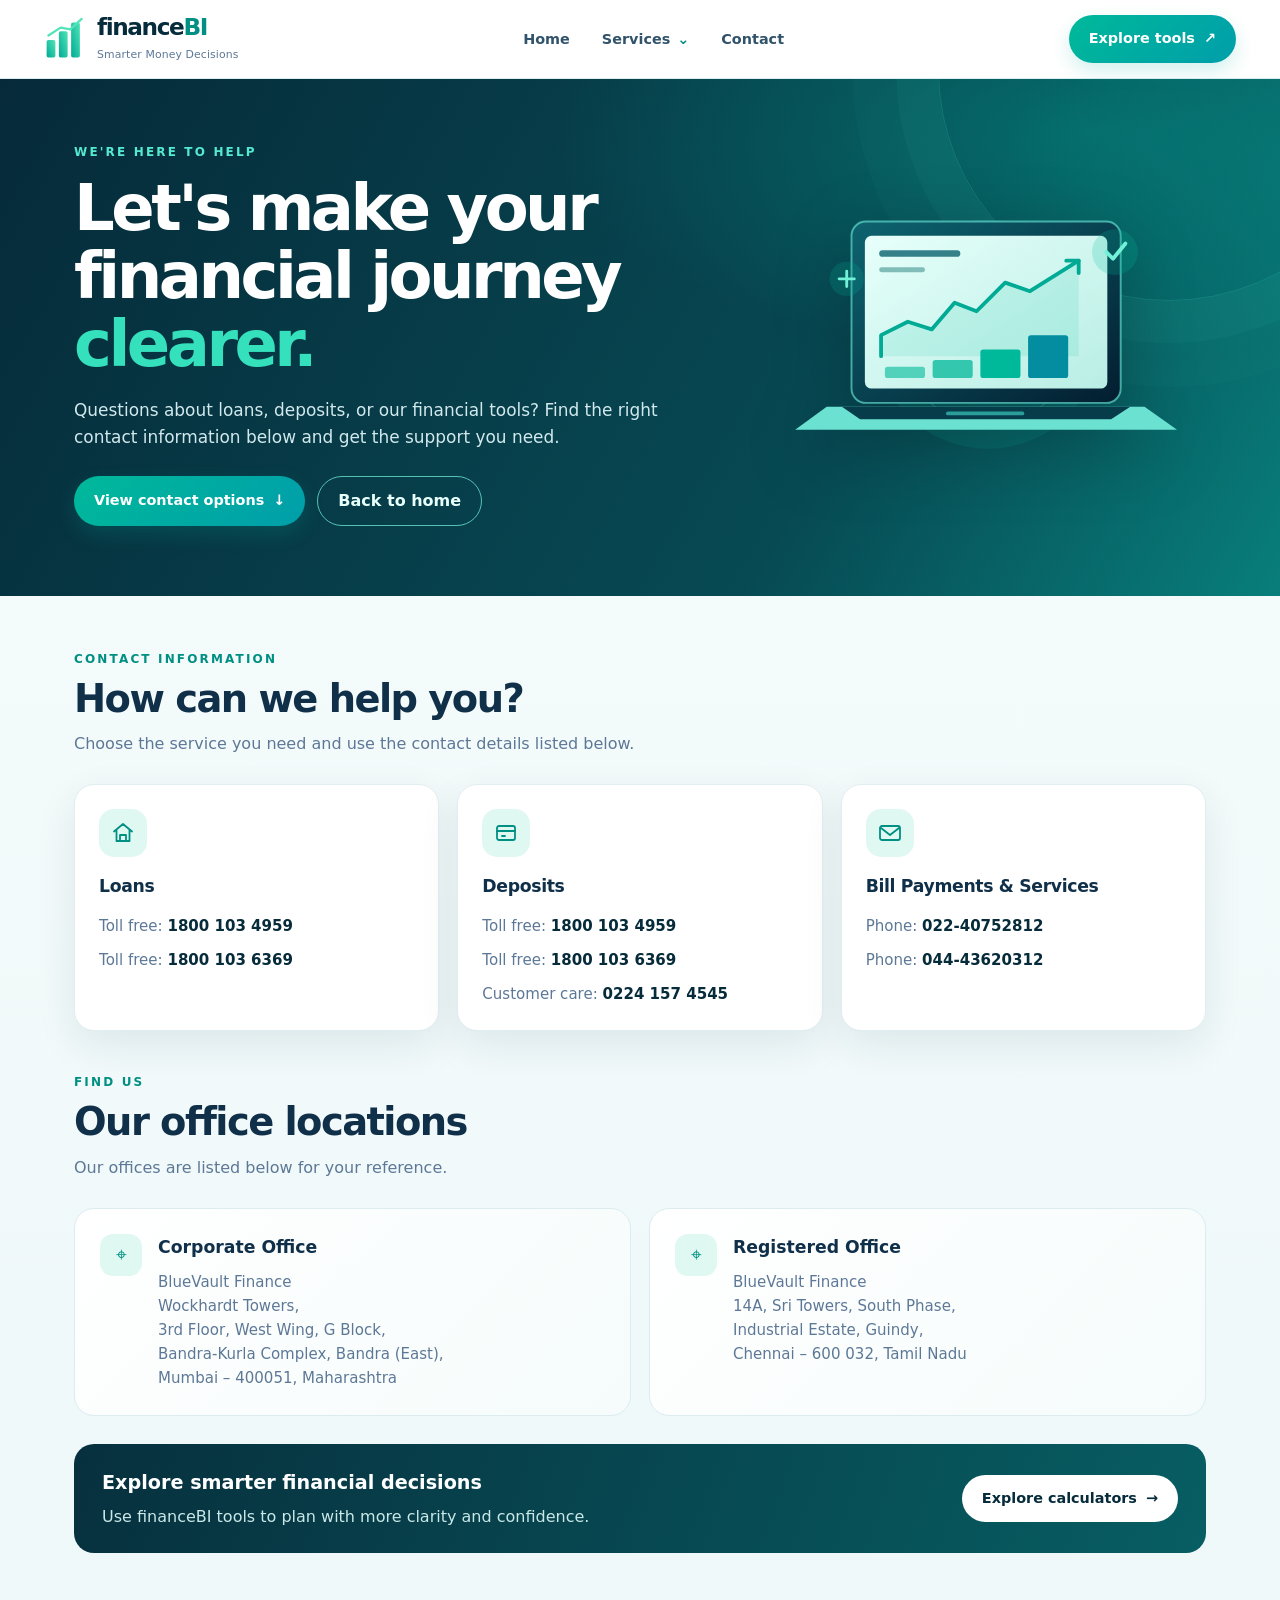
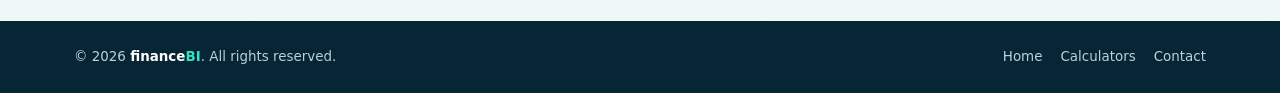
<file: App Code/home/contact.html>
<!DOCTYPE html>
<html lang="en">
<head>
  <meta charset="UTF-8" />
  <meta name="viewport" content="width=device-width, initial-scale=1.0" />
  <meta name="theme-color" content="#062b3a" />
  <title>Contact Us | financeBI</title>
  <style>
    :root{--navy:#062b3a;--navy-2:#0a3b49;--teal:#00b99a;--teal-dark:#008f83;--ink:#102f49;--muted:#5d7897;--line:#dcecf0;--surface:#fff;--wash:#f3fbfb;--shadow:0 14px 40px rgba(8,54,72,.09)}
    *{box-sizing:border-box}html{scroll-behavior:smooth}body{margin:0;font-family:Inter,ui-sans-serif,system-ui,-apple-system,BlinkMacSystemFont,"Segoe UI",sans-serif;color:var(--ink);background:linear-gradient(180deg,#f7fcfc 0%,#eef8f9 100%);line-height:1.6}a{color:inherit} .site-header{position:sticky;top:0;z-index:20;background:rgba(255,255,255,.94);backdrop-filter:blur(14px);border-bottom:1px solid rgba(215,235,239,.9)}.navbar{max-width:1240px;min-height:78px;margin:auto;padding:12px 24px;display:flex;align-items:center;justify-content:space-between;gap:28px}.brand{display:inline-flex;align-items:center;gap:11px;text-decoration:none;flex-shrink:0}.brand-mark{width:42px;height:42px}.brand-name{font-size:1.45rem;font-weight:800;letter-spacing:-.06em;color:var(--navy);line-height:1}.brand-name span{color:var(--teal-dark)}.brand-tagline{font-size:.68rem;color:var(--muted);letter-spacing:.01em;margin-top:4px}.nav-links{display:flex;align-items:center;gap:clamp(14px,2.5vw,34px);list-style:none;padding:0;margin:0}.nav-links a{text-decoration:none;font-size:.9rem;font-weight:650;color:#31536b;transition:color .2s}.nav-links a:hover,.nav-links a:focus-visible{color:var(--teal-dark)}.dropdown{position:relative}.dropdown>a:after{content:"⌄";margin-left:7px;color:var(--teal-dark)}.dropdown-menu{position:absolute;top:calc(100% + 15px);left:0;min-width:225px;margin:0;padding:8px;list-style:none;background:white;border:1px solid var(--line);border-radius:14px;box-shadow:var(--shadow);display:none}.dropdown:hover .dropdown-menu,.dropdown:focus-within .dropdown-menu{display:block}.dropdown-menu li a{display:block;padding:10px 12px;border-radius:8px;white-space:nowrap}.dropdown-menu li a:hover{background:#ecfaf7}.nav-cta,.button{display:inline-flex;align-items:center;justify-content:center;gap:9px;border:0;border-radius:999px;padding:12px 20px;background:linear-gradient(135deg,var(--teal),#009eaa);color:#fff;text-decoration:none;font-weight:750;font-size:.9rem;box-shadow:0 8px 20px rgba(0,175,153,.18);transition:transform .2s,box-shadow .2s}.nav-cta:hover,.button:hover{transform:translateY(-2px);box-shadow:0 12px 26px rgba(0,175,153,.25)}.menu-toggle{display:none;border:1px solid var(--line);background:white;color:var(--navy);border-radius:12px;padding:9px 12px;font-size:1.2rem;cursor:pointer}.hero{position:relative;overflow:hidden;background:radial-gradient(ellipse at 85% 10%,rgba(0,190,163,.28),transparent 35%),linear-gradient(120deg,#062a39,#074a54 66%,#087e7a);color:white}.hero:after{content:"";position:absolute;width:460px;height:460px;border:1px solid rgba(91,240,214,.16);border-radius:50%;right:-120px;top:-240px;box-shadow:0 0 0 42px rgba(91,240,214,.035),0 0 0 86px rgba(91,240,214,.025);pointer-events:none}.hero-inner{position:relative;z-index:1;max-width:1180px;margin:auto;padding:64px 24px 70px;display:grid;grid-template-columns:1.2fr .8fr;gap:44px;align-items:center}.eyebrow{text-transform:uppercase;letter-spacing:.18em;font-size:.75rem;font-weight:800;color:#54ead0;margin:0 0 13px}.hero h1{font-size:clamp(2.3rem,5vw,4.2rem);line-height:1.06;letter-spacing:-.055em;margin:0 0 18px;max-width:680px}.hero h1 span{color:#35e0bd}.hero-copy{max-width:610px;color:#d1e9ed;font-size:1.06rem;margin:0 0 25px}.hero-actions{display:flex;gap:12px;flex-wrap:wrap}.button-outline{display:inline-flex;align-items:center;justify-content:center;border:1px solid rgba(112,238,218,.75);border-radius:999px;padding:11px 20px;color:#e7fffb;text-decoration:none;font-weight:700}.hero-art{width:100%;max-width:420px;justify-self:center;filter:drop-shadow(0 20px 35px rgba(0,0,0,.22))}.page-wrap{max-width:1180px;margin:auto;padding:54px 24px 68px}.section-heading{margin-bottom:28px}.section-heading .eyebrow{color:var(--teal-dark);margin-bottom:8px}.section-heading h2{font-size:clamp(1.8rem,3vw,2.6rem);letter-spacing:-.04em;line-height:1.15;margin:0 0 10px}.section-heading p{margin:0;color:var(--muted);max-width:680px}.contact-grid{display:grid;grid-template-columns:repeat(3,minmax(0,1fr));gap:18px}.contact-card{background:var(--surface);border:1px solid #e0eef1;border-radius:20px;padding:24px;box-shadow:var(--shadow);min-width:0;transition:transform .2s,border-color .2s}.contact-card:hover{transform:translateY(-4px);border-color:#a7e8dc}.card-icon{width:48px;height:48px;display:grid;place-items:center;border-radius:15px;background:#e0f8f2;color:var(--teal-dark);margin-bottom:16px}.card-icon svg{width:24px;height:24px}.contact-card h2{font-size:1.08rem;margin:0 0 13px;letter-spacing:-.02em}.contact-list{list-style:none;margin:0;padding:0;display:grid;gap:10px}.contact-list li{color:var(--muted);font-size:.94rem}.phone{color:var(--navy);font-weight:750;text-decoration:none}.phone:hover{color:var(--teal-dark)}.offices{margin-top:42px}.office-grid{display:grid;grid-template-columns:repeat(2,minmax(0,1fr));gap:18px}.office-card{background:linear-gradient(135deg,#fff,#f5fcfb);border:1px solid var(--line);border-radius:20px;padding:25px;display:flex;gap:16px;align-items:flex-start}.office-pin{flex-shrink:0;width:42px;height:42px;border-radius:13px;background:#e0f8f2;color:var(--teal-dark);display:grid;place-items:center;font-size:1.2rem}.office-card h3{margin:0 0 8px;font-size:1.08rem}.office-card address{font-style:normal;color:var(--muted);font-size:.94rem}.help-banner{margin-top:28px;padding:24px 28px;border-radius:20px;background:linear-gradient(110deg,#07303e,#075e63);color:#fff;display:flex;align-items:center;justify-content:space-between;gap:24px}.help-banner h2{margin:0 0 5px;font-size:1.2rem}.help-banner p{margin:0;color:#c9e8e8}.help-banner .button{flex-shrink:0;background:#fff;color:var(--navy);box-shadow:none}.footer{background:#062635;color:#b8d1dc}.footer-inner{max-width:1180px;margin:auto;padding:25px 24px;display:flex;align-items:center;justify-content:space-between;gap:18px;font-size:.84rem}.footer p{margin:0}.footer-brand{color:#fff;font-weight:800}.footer-brand span{color:#36dfbd}.footer-links{display:flex;gap:18px}.footer-links a{text-decoration:none;color:#b8d1dc}.footer-links a:hover{color:#fff}:focus-visible{outline:3px solid #39d9bd;outline-offset:3px}
    @media(max-width:900px){.navbar{gap:16px}.nav-links{gap:14px}.nav-links a{font-size:.82rem}.nav-cta{display:none}.hero-inner{grid-template-columns:1fr .65fr;gap:22px}.contact-grid{grid-template-columns:repeat(2,minmax(0,1fr))}}
    @media(max-width:680px){.navbar{min-height:70px;padding:11px 18px;flex-wrap:wrap}.brand-mark{width:37px;height:37px}.brand-name{font-size:1.3rem}.menu-toggle{display:inline-flex;margin-left:auto}.nav-links{display:none;order:3;flex-basis:100%;align-items:stretch;gap:0;flex-direction:column;padding:8px 0 4px}.nav-links.is-open{display:flex}.nav-links>li{width:100%}.nav-links>li>a{display:block;padding:12px 10px;font-size:.95rem}.dropdown-menu{position:static;box-shadow:none;border:0;background:#f4fbfa;margin:0 0 8px 10px;min-width:0}.dropdown:hover .dropdown-menu{display:none}.dropdown:focus-within .dropdown-menu,.dropdown.open .dropdown-menu{display:block}.hero-inner{grid-template-columns:1fr;padding:48px 21px 46px;gap:20px}.hero h1{font-size:clamp(2.35rem,11vw,3.4rem)}.hero-copy{font-size:1rem}.hero-art{max-width:260px;max-height:190px}.page-wrap{padding:42px 18px 48px}.contact-grid,.office-grid{grid-template-columns:1fr}.contact-card{padding:21px}.offices{margin-top:34px}.help-banner{align-items:flex-start;flex-direction:column;padding:23px}.footer-inner{align-items:flex-start;flex-direction:column;padding:23px 18px}.footer-links{flex-wrap:wrap}}
    @media(prefers-reduced-motion:reduce){*,*::before,*::after{scroll-behavior:auto!important;transition:none!important}}
  </style>
</head>
<body>
  <header class="site-header">
    <div class="navbar">
      <a class="brand" href="http://financebi.duckdns.org" aria-label="financeBI home">
        <svg class="brand-mark" viewBox="0 0 48 48" role="img" aria-label="financeBI logo" xmlns="http://www.w3.org/2000/svg"><defs><linearGradient id="logoGradient" x1="0" y1="1" x2="1" y2="0"><stop stop-color="#00a995"/><stop offset="1" stop-color="#51e5b8"/></linearGradient></defs><rect x="3" y="25" width="10" height="20" rx="2" fill="url(#logoGradient)"/><rect x="17" y="15" width="10" height="30" rx="2" fill="url(#logoGradient)"/><rect x="31" y="5" width="10" height="40" rx="2" fill="url(#logoGradient)"/><path d="M5 20 19 11 30 13 43 1" fill="none" stroke="#51e5b8" stroke-width="2.5" stroke-linecap="round" stroke-linejoin="round"/></svg>
        <span><span class="brand-name">finance<span>BI</span></span><span class="brand-tagline" style="display:block">Smarter Money Decisions</span></span>
      </a>
      <button class="menu-toggle" type="button" aria-label="Toggle navigation" aria-expanded="false" aria-controls="primary-navigation">☰</button>
      <nav aria-label="Main navigation">
        <ul class="nav-links" id="primary-navigation">
          <li><a href="http://financebi.duckdns.org">Home</a></li>
          <li class="dropdown"><a href="#" aria-haspopup="true">Services</a><ul class="dropdown-menu align-left"><li><a href="http://financebi.duckdns.org/sip-calc">Mutual Fund Calculator</a></li><li><a href="http://financebi.duckdns.org/emi-calc">Home Loan Calculator</a></li><li><a href="http://financebi.duckdns.org/loan-form">Loan Application</a></li></ul></li>
          <li><a href="contact.html" aria-current="page">Contact</a></li>
        </ul>
      </nav>
      <a class="nav-cta" href="http://financebi.duckdns.org/sip-calc">Explore tools <span aria-hidden="true">↗</span></a>
    </div>
  </header>

  <main>
    <section class="hero">
      <div class="hero-inner">
        <div>
          <p class="eyebrow">We're here to help</p>
          <h1>Let's make your financial journey <span>clearer.</span></h1>
          <p class="hero-copy">Questions about loans, deposits, or our financial tools? Find the right contact information below and get the support you need.</p>
          <div class="hero-actions"><a class="button" href="#contact-options">View contact options <span aria-hidden="true">↓</span></a><a class="button-outline" href="http://financebi.duckdns.org">Back to home</a></div>
        </div>
        <svg class="hero-art" viewBox="0 0 440 300" role="img" aria-label="Finance dashboard illustration with growth chart" xmlns="http://www.w3.org/2000/svg"><defs><linearGradient id="screen" x1="0" y1="0" x2="1" y2="1"><stop stop-color="#e7fffa"/><stop offset="1" stop-color="#b9eee5"/></linearGradient><linearGradient id="device" x1="0" y1="0" x2="1" y2="1"><stop stop-color="#0d6470"/><stop offset="1" stop-color="#031e30"/></linearGradient></defs><circle cx="220" cy="150" r="120" fill="#16d4b0" opacity=".08"/><circle cx="220" cy="150" r="94" fill="none" stroke="#65e6d1" stroke-opacity=".25"/><rect x="77" y="32" width="282" height="190" rx="15" fill="url(#device)" stroke="#62d9ce" stroke-opacity=".7" stroke-width="2"/><rect x="91" y="47" width="254" height="160" rx="7" fill="url(#screen)"/><rect x="106" y="62" width="85" height="7" rx="3.5" fill="#0b6370" opacity=".8"/><rect x="106" y="80" width="48" height="5" rx="2.5" fill="#80bdb8"/><path d="M108 173 L108 151 L136 137 L161 145 L185 117 L208 126 L238 96 L264 105 L315 73" fill="none" stroke="#00a994" stroke-width="4" stroke-linecap="round" stroke-linejoin="round"/><path d="M108 173 L108 151 L136 137 L161 145 L185 117 L208 126 L238 96 L264 105 L315 73 L315 173 Z" fill="#00b99a" opacity=".12"/><path d="M302 73h13v13" fill="none" stroke="#00a994" stroke-width="4" stroke-linecap="round" stroke-linejoin="round"/><rect x="112" y="184" width="42" height="12" rx="3" fill="#00b99a" opacity=".6"/><rect x="162" y="177" width="42" height="19" rx="3" fill="#00b99a" opacity=".75"/><rect x="212" y="166" width="42" height="30" rx="3" fill="#00b99a"/><rect x="262" y="151" width="42" height="45" rx="3" fill="#048da0"/><path d="M51 226h333l34 24H18z" fill="#6be2d1"/><path d="M67 226h302l-20 13H86z" fill="#073c4b"/><rect x="176" y="231" width="82" height="4" rx="2" fill="#2b9d9a"/><circle cx="353" cy="64" r="24" fill="#00b99a" opacity=".2"/><path d="M344 64l7 7 13-16" fill="none" stroke="#72f1d7" stroke-width="4" stroke-linecap="round" stroke-linejoin="round"/><circle cx="72" cy="92" r="18" fill="#00b99a" opacity=".18"/><path d="M64 92h16M72 84v16" stroke="#72f1d7" stroke-width="3" stroke-linecap="round"/></svg>
      </div>
    </section>

    <section class="page-wrap" id="contact-options">
      <div class="section-heading"><p class="eyebrow">Contact information</p><h2>How can we help you?</h2><p>Choose the service you need and use the contact details listed below.</p></div>
      <div class="contact-grid">
        <article class="contact-card"><div class="card-icon"><svg viewBox="0 0 24 24" fill="none" stroke="currentColor" stroke-width="1.8" aria-hidden="true"><path d="M3 10.5 12 3l9 7.5M5.5 9v11h13V9M9 20v-6h6v6" stroke-linecap="round" stroke-linejoin="round"/></svg></div><h2>Loans</h2><ul class="contact-list"><li>Toll free: <a class="phone" href="tel:18001034959">1800 103 4959</a></li><li>Toll free: <a class="phone" href="tel:18001036369">1800 103 6369</a></li></ul></article>
        <article class="contact-card"><div class="card-icon"><svg viewBox="0 0 24 24" fill="none" stroke="currentColor" stroke-width="1.8" aria-hidden="true"><rect x="3" y="5" width="18" height="14" rx="2"/><path d="M3 10h18M8 15h3" stroke-linecap="round"/></svg></div><h2>Deposits</h2><ul class="contact-list"><li>Toll free: <a class="phone" href="tel:18001034959">1800 103 4959</a></li><li>Toll free: <a class="phone" href="tel:18001036369">1800 103 6369</a></li><li>Customer care: <a class="phone" href="tel:02241574545">0224 157 4545</a></li></ul></article>
        <article class="contact-card"><div class="card-icon"><svg viewBox="0 0 24 24" fill="none" stroke="currentColor" stroke-width="1.8" aria-hidden="true"><path d="M4 5h16a2 2 0 0 1 2 2v10a2 2 0 0 1-2 2H4a2 2 0 0 1-2-2V7a2 2 0 0 1 2-2Z"/><path d="m3 7 9 7 9-7" stroke-linecap="round" stroke-linejoin="round"/></svg></div><h2>Bill Payments & Services</h2><ul class="contact-list"><li>Phone: <a class="phone" href="tel:02240752812">022-40752812</a></li><li>Phone: <a class="phone" href="tel:04443620312">044-43620312</a></li></ul></article>
      </div>

      <section class="offices" aria-labelledby="office-heading"><div class="section-heading"><p class="eyebrow">Find us</p><h2 id="office-heading">Our office locations</h2><p>Our offices are listed below for your reference.</p></div><div class="office-grid">
        <article class="office-card"><div class="office-pin" aria-hidden="true">⌖</div><div><h3>Corporate Office</h3><address>BlueVault Finance<br>Wockhardt Towers,<br>3rd Floor, West Wing, G Block,<br>Bandra-Kurla Complex, Bandra (East),<br>Mumbai – 400051, Maharashtra</address></div></article>
        <article class="office-card"><div class="office-pin" aria-hidden="true">⌖</div><div><h3>Registered Office</h3><address>BlueVault Finance<br>14A, Sri Towers, South Phase,<br>Industrial Estate, Guindy,<br>Chennai – 600 032, Tamil Nadu</address></div></article>
      </div></section>

      <aside class="help-banner"><div><h2>Explore smarter financial decisions</h2><p>Use financeBI tools to plan with more clarity and confidence.</p></div><a class="button" href="http://financebi.duckdns.org/sip-calc">Explore calculators <span aria-hidden="true">→</span></a></aside>
    </section>
  </main>

  <footer class="footer"><div class="footer-inner"><p>© 2026 <span class="footer-brand">finance<span>BI</span></span>. All rights reserved.</p><div class="footer-links"><a href="http://financebi.duckdns.org">Home</a><a href="http://financebi.duckdns.org/sip-calc">Calculators</a><a href="contact.html">Contact</a></div></div></footer>
  <script>
    (() => {
      const toggle = document.querySelector('.menu-toggle');
      const nav = document.querySelector('.nav-links');
      const dropdown = document.querySelector('.dropdown');
      const dropdownLink = dropdown?.querySelector(':scope > a');
      toggle?.addEventListener('click', () => {
        const open = nav.classList.toggle('is-open');
        toggle.setAttribute('aria-expanded', String(open));
        toggle.textContent = open ? '✕' : '☰';
      });
      dropdownLink?.addEventListener('click', (event) => {
        if (window.matchMedia('(max-width: 680px)').matches) {
          event.preventDefault();
          const open = dropdown.classList.toggle('open');
          dropdownLink.setAttribute('aria-expanded', String(open));
        }
      });
      window.addEventListener('resize', () => {
        if (window.innerWidth > 680) {
          nav.classList.remove('is-open');
          toggle?.setAttribute('aria-expanded', 'false');
          if (toggle) toggle.textContent = '☰';
          dropdown?.classList.remove('open');
        }
      });
    })();
  </script>
</body>
</html>
</file>
